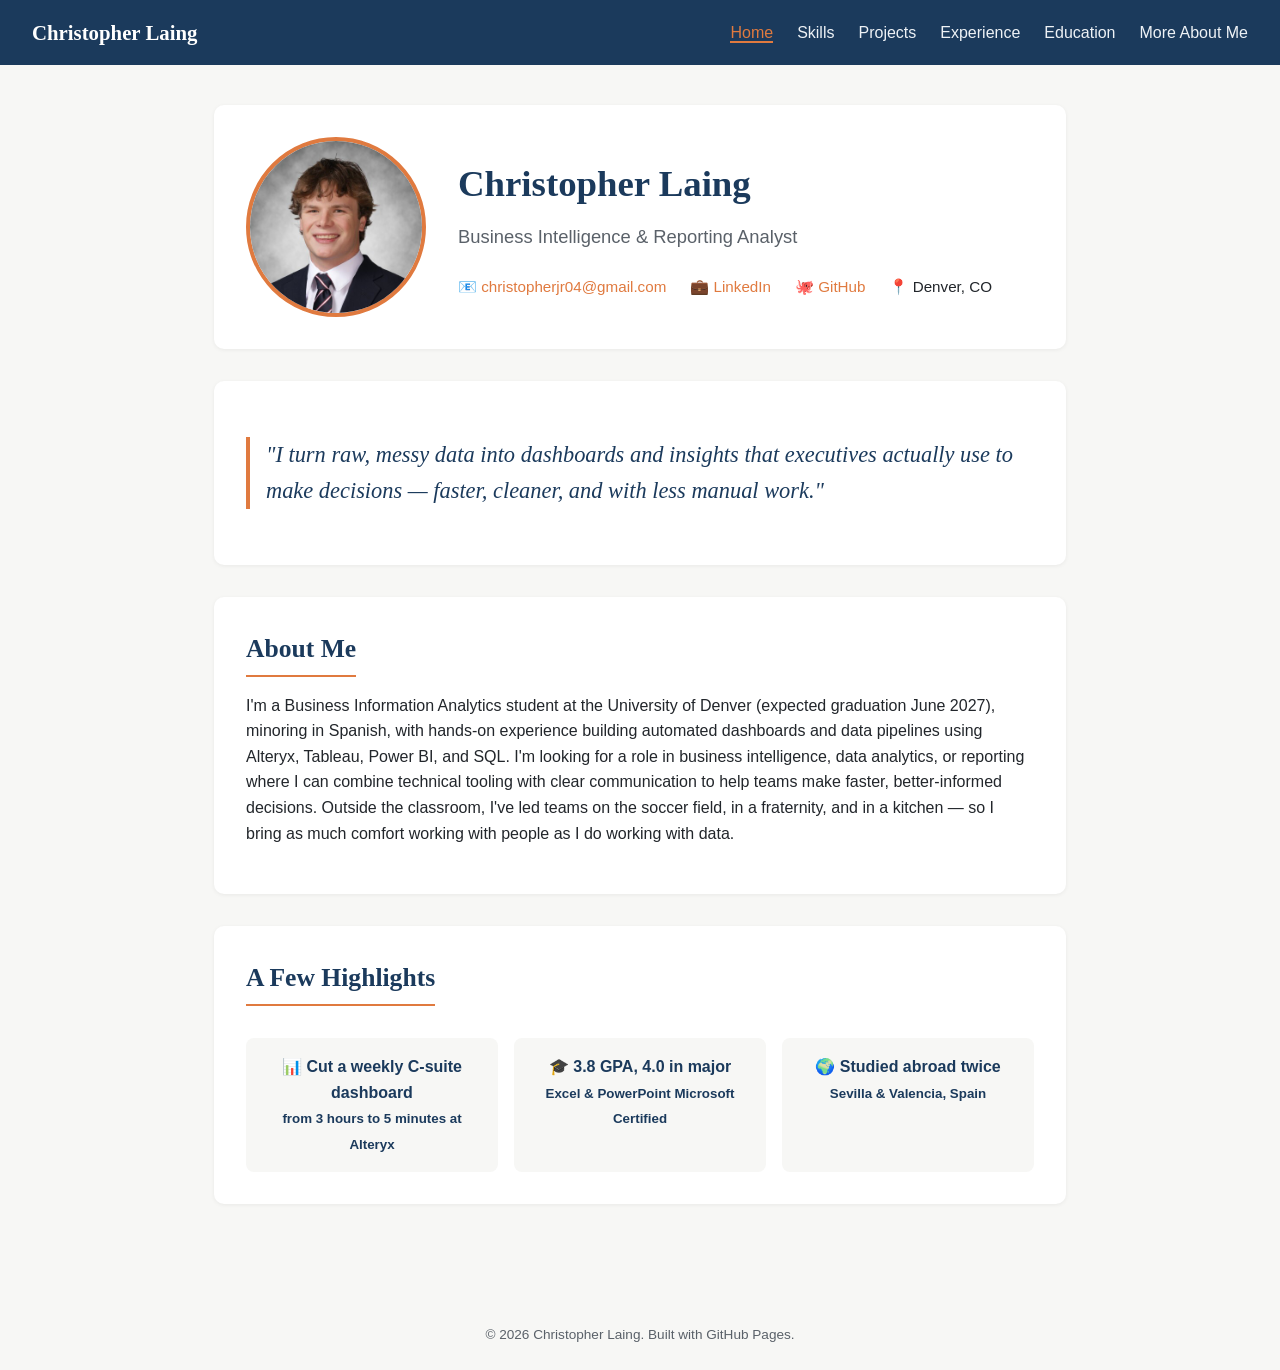
<file: index.html>
<!DOCTYPE html>
<html lang="en">
<head>
  <meta charset="UTF-8">
  <meta name="viewport" content="width=device-width, initial-scale=1.0">
  <title>Christopher Laing | Portfolio</title>
  <link rel="stylesheet" href="style.css">
</head>
<body>

  <nav>
    <div class="brand">Christopher Laing</div>
    <ul>
      <li><a href="index.html" class="active">Home</a></li>
      <li><a href="skills.html">Skills</a></li>
      <li><a href="projects.html">Projects</a></li>
      <li><a href="experience.html">Experience</a></li>
      <li><a href="education.html">Education</a></li>
      <li><a href="about.html">More About Me</a></li>
    </ul>
  </nav>

  <main>

    <section class="hero">
      <img src="images/mugshot.jpg" alt="Photo of Christopher Laing">
      <div>
        <h1>Christopher Laing</h1>
        <p class="subtitle">Business Intelligence & Reporting Analyst</p>
        <div class="contact-row">
          <span>📧 <a href="mailto:christopherjr04@gmail.com">christopherjr04@gmail.com</a></span>
          <span>💼 <a href="https://www.linkedin.com/in/christopherlaingjr/" target="_blank">LinkedIn</a></span>
          <span>🐙 <a href="https://github.com/christopherjr04" target="_blank">GitHub</a></span>
          <span>📍 Denver, CO</span>
        </div>
      </div>
    </section>

    <section>
      <p class="brand-statement">
        "I turn raw, messy data into dashboards and insights that executives actually
        use to make decisions — faster, cleaner, and with less manual work."
      </p>
    </section>

    <section>
      <h2>About Me</h2>
      <p>
        I'm a Business Information Analytics student at the University of Denver
        (expected graduation June 2027), minoring in Spanish, with hands-on experience
        building automated dashboards and data pipelines using Alteryx, Tableau, Power BI,
        and SQL. I'm looking for a role in business intelligence, data analytics, or
        reporting where I can combine technical tooling with clear communication to
        help teams make faster, better-informed decisions. Outside the classroom, I've
        led teams on the soccer field, in a fraternity, and in a kitchen — so I bring
        as much comfort working with people as I do working with data.
      </p>
    </section>

    <section>
      <h2>A Few Highlights</h2>
      <div class="highlights">
        <div class="highlight-card">📊 Cut a weekly C-suite dashboard<br><small>from 3 hours to 5 minutes at Alteryx</small></div>
        <div class="highlight-card">🎓 3.8 GPA, 4.0 in major<br><small>Excel & PowerPoint Microsoft Certified</small></div>
        <div class="highlight-card">🌍 Studied abroad twice<br><small>Sevilla & Valencia, Spain</small></div>
      </div>
    </section>

  </main>

  <footer>
    &copy; 2026 Christopher Laing. Built with GitHub Pages.
  </footer>

</body>
</html>
</file>
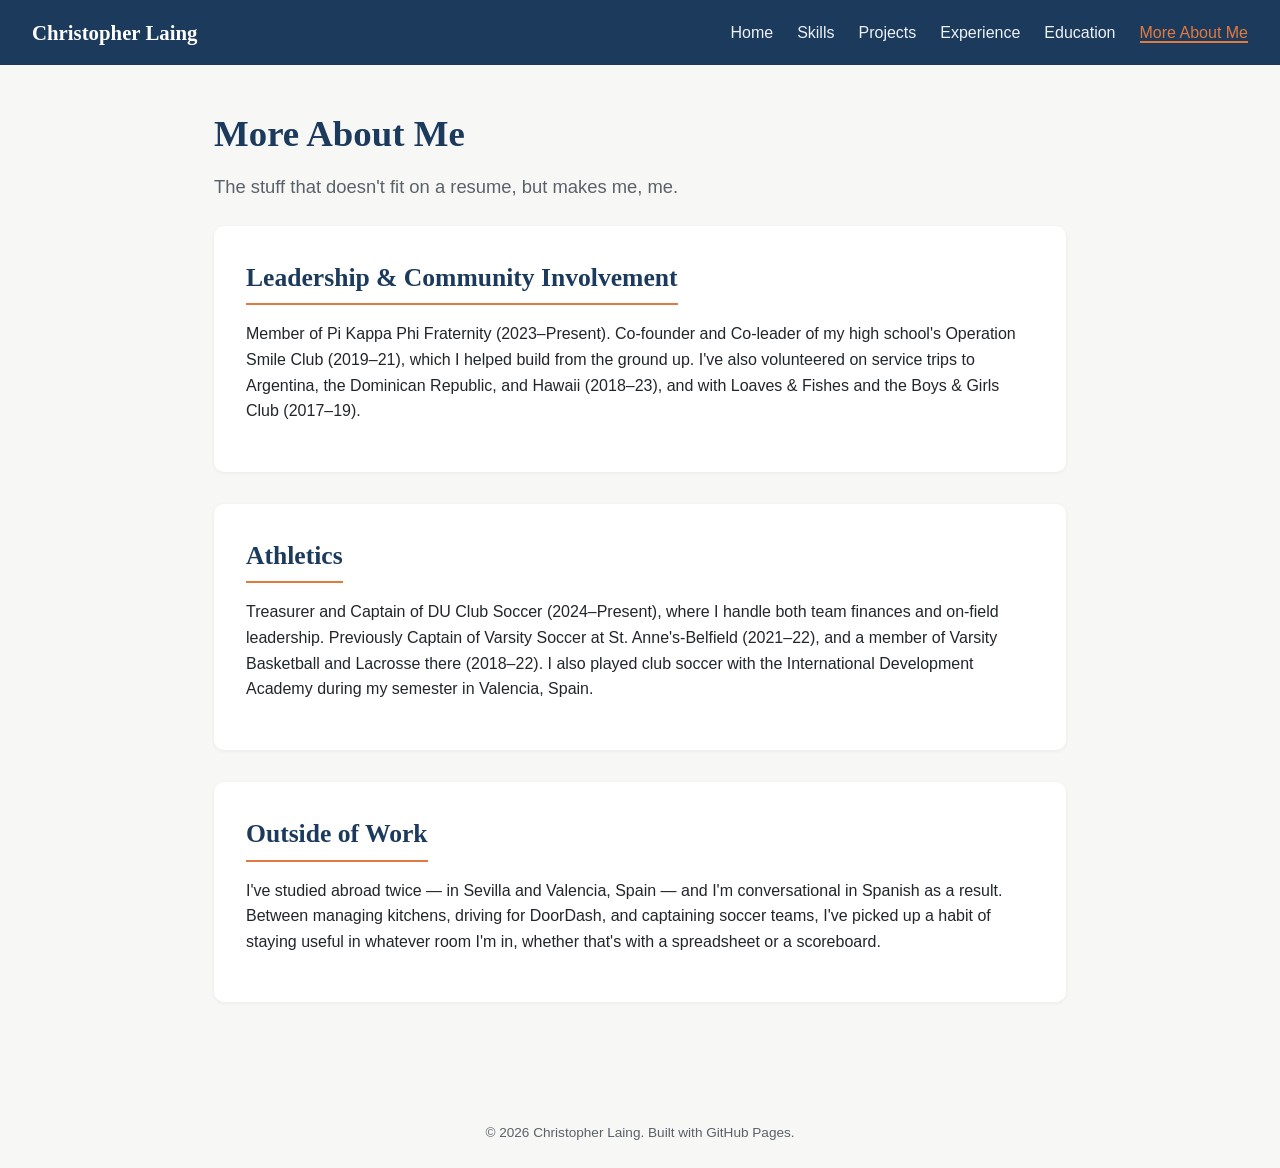
<file: about.html>
<!DOCTYPE html>
<html lang="en">
<head>
  <meta charset="UTF-8">
  <meta name="viewport" content="width=device-width, initial-scale=1.0">
  <title>More About Me | Christopher Laing</title>
  <link rel="stylesheet" href="style.css">
</head>
<body>

  <nav>
    <div class="brand">Christopher Laing</div>
    <ul>
      <li><a href="index.html">Home</a></li>
      <li><a href="skills.html">Skills</a></li>
      <li><a href="projects.html">Projects</a></li>
      <li><a href="experience.html">Experience</a></li>
      <li><a href="education.html">Education</a></li>
      <li><a href="about.html" class="active">More About Me</a></li>
    </ul>
  </nav>

  <main>
    <h1>More About Me</h1>
    <p class="subtitle">The stuff that doesn't fit on a resume, but makes me, me.</p>

    <section>
      <h2>Leadership & Community Involvement</h2>
      <p>
        Member of Pi Kappa Phi Fraternity (2023–Present). Co-founder and Co-leader of
        my high school's Operation Smile Club (2019–21), which I helped build from the
        ground up. I've also volunteered on service trips to Argentina, the Dominican
        Republic, and Hawaii (2018–23), and with Loaves & Fishes and the Boys & Girls
        Club (2017–19).
      </p>
    </section>

    <section>
      <h2>Athletics</h2>
      <p>
        Treasurer and Captain of DU Club Soccer (2024–Present), where I handle both
        team finances and on-field leadership. Previously Captain of Varsity Soccer at
        St. Anne's-Belfield (2021–22), and a member of Varsity Basketball and Lacrosse
        there (2018–22). I also played club soccer with the International Development
        Academy during my semester in Valencia, Spain.
      </p>
    </section>

    <section>
      <h2>Outside of Work</h2>
      <p>
        I've studied abroad twice — in Sevilla and Valencia, Spain — and I'm
        conversational in Spanish as a result. Between managing kitchens, driving for
        DoorDash, and captaining soccer teams, I've picked up a habit of staying
        useful in whatever room I'm in, whether that's with a spreadsheet or a
        scoreboard.
      </p>
    </section>

  </main>

  <footer>
    &copy; 2026 Christopher Laing. Built with GitHub Pages.
  </footer>

</body>
</html>
</file>
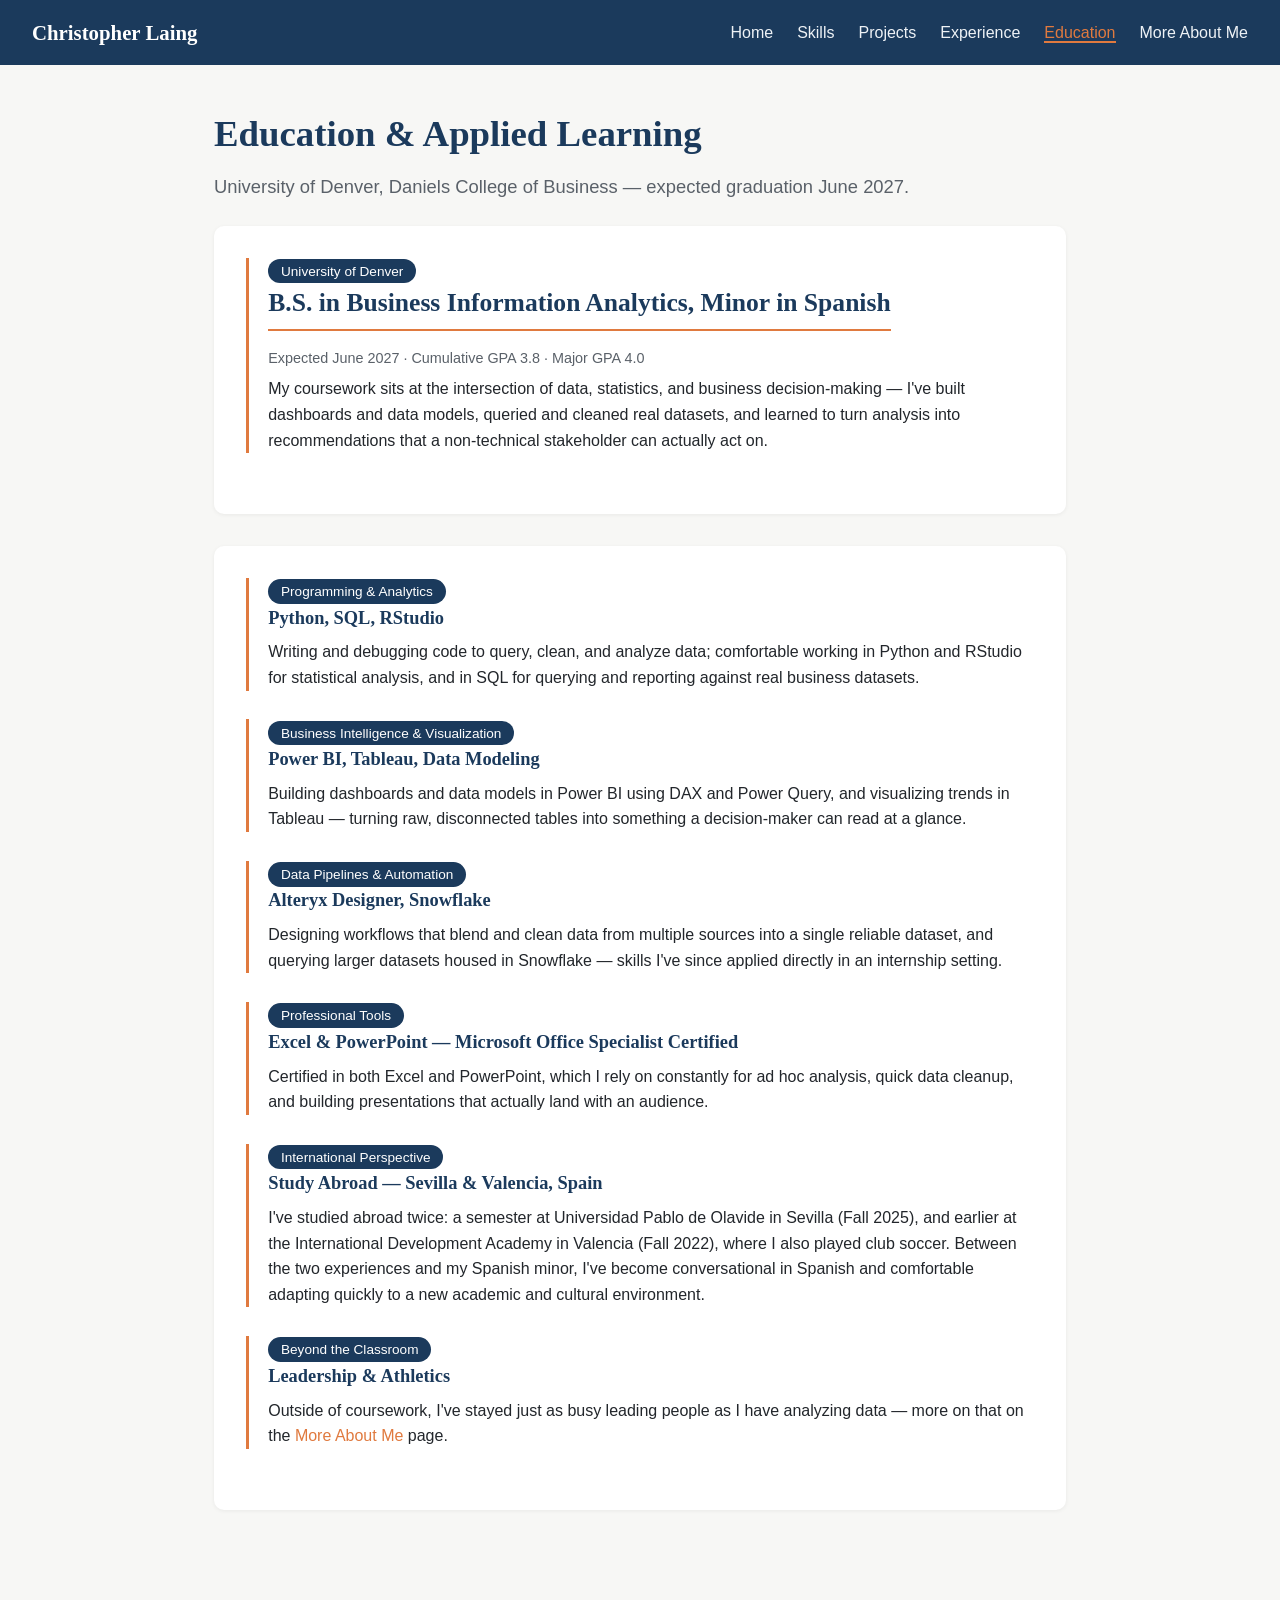
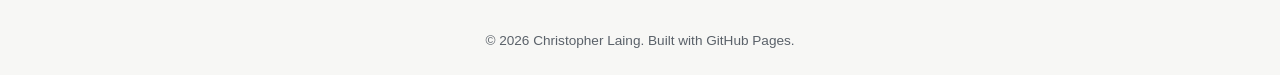
<file: education.html>
<!DOCTYPE html>
<html lang="en">
<head>
  <meta charset="UTF-8">
  <meta name="viewport" content="width=device-width, initial-scale=1.0">
  <title>Education | Christopher Laing</title>
  <link rel="stylesheet" href="style.css">
</head>
<body>

  <nav>
    <div class="brand">Christopher Laing</div>
    <ul>
      <li><a href="index.html">Home</a></li>
      <li><a href="skills.html">Skills</a></li>
      <li><a href="projects.html">Projects</a></li>
      <li><a href="experience.html">Experience</a></li>
      <li><a href="education.html" class="active">Education</a></li>
      <li><a href="about.html">More About Me</a></li>
    </ul>
  </nav>

  <main>
    <h1>Education & Applied Learning</h1>
    <p class="subtitle">University of Denver, Daniels College of Business — expected graduation June 2027.</p>

    <section>
      <div class="timeline-item">
        <span class="tag">University of Denver</span>
        <h2>B.S. in Business Information Analytics, Minor in Spanish</h2>
        <div class="meta">Expected June 2027 · Cumulative GPA 3.8 · Major GPA 4.0</div>
        <p>
          My coursework sits at the intersection of data, statistics, and business
          decision-making — I've built dashboards and data models, queried and
          cleaned real datasets, and learned to turn analysis into recommendations
          that a non-technical stakeholder can actually act on.
        </p>
      </div>
    </section>

    <section>
      <div class="timeline-item">
        <span class="tag">Programming & Analytics</span>
        <h3>Python, SQL, RStudio</h3>
        <p>
          Writing and debugging code to query, clean, and analyze data; comfortable
          working in Python and RStudio for statistical analysis, and in SQL for
          querying and reporting against real business datasets.
        </p>
      </div>

      <div class="timeline-item">
        <span class="tag">Business Intelligence & Visualization</span>
        <h3>Power BI, Tableau, Data Modeling</h3>
        <p>
          Building dashboards and data models in Power BI using DAX and Power Query,
          and visualizing trends in Tableau — turning raw, disconnected tables into
          something a decision-maker can read at a glance.
        </p>
      </div>

      <div class="timeline-item">
        <span class="tag">Data Pipelines & Automation</span>
        <h3>Alteryx Designer, Snowflake</h3>
        <p>
          Designing workflows that blend and clean data from multiple sources into a
          single reliable dataset, and querying larger datasets housed in Snowflake —
          skills I've since applied directly in an internship setting.
        </p>
      </div>

      <div class="timeline-item">
        <span class="tag">Professional Tools</span>
        <h3>Excel & PowerPoint — Microsoft Office Specialist Certified</h3>
        <p>
          Certified in both Excel and PowerPoint, which I rely on constantly for
          ad hoc analysis, quick data cleanup, and building presentations that
          actually land with an audience.
        </p>
      </div>

      <div class="timeline-item">
        <span class="tag">International Perspective</span>
        <h3>Study Abroad — Sevilla & Valencia, Spain</h3>
        <p>
          I've studied abroad twice: a semester at Universidad Pablo de Olavide in
          Sevilla (Fall 2025), and earlier at the International Development Academy
          in Valencia (Fall 2022), where I also played club soccer. Between the two
          experiences and my Spanish minor, I've become conversational in Spanish and
          comfortable adapting quickly to a new academic and cultural environment.
        </p>
      </div>

      <div class="timeline-item">
        <span class="tag">Beyond the Classroom</span>
        <h3>Leadership & Athletics</h3>
        <p>
          Outside of coursework, I've stayed just as busy leading people as I have
          analyzing data — more on that on the
          <a href="about.html">More About Me</a> page.
        </p>
      </div>
    </section>

  </main>

  <footer>
    &copy; 2026 Christopher Laing. Built with GitHub Pages.
  </footer>

</body>
</html>
</file>
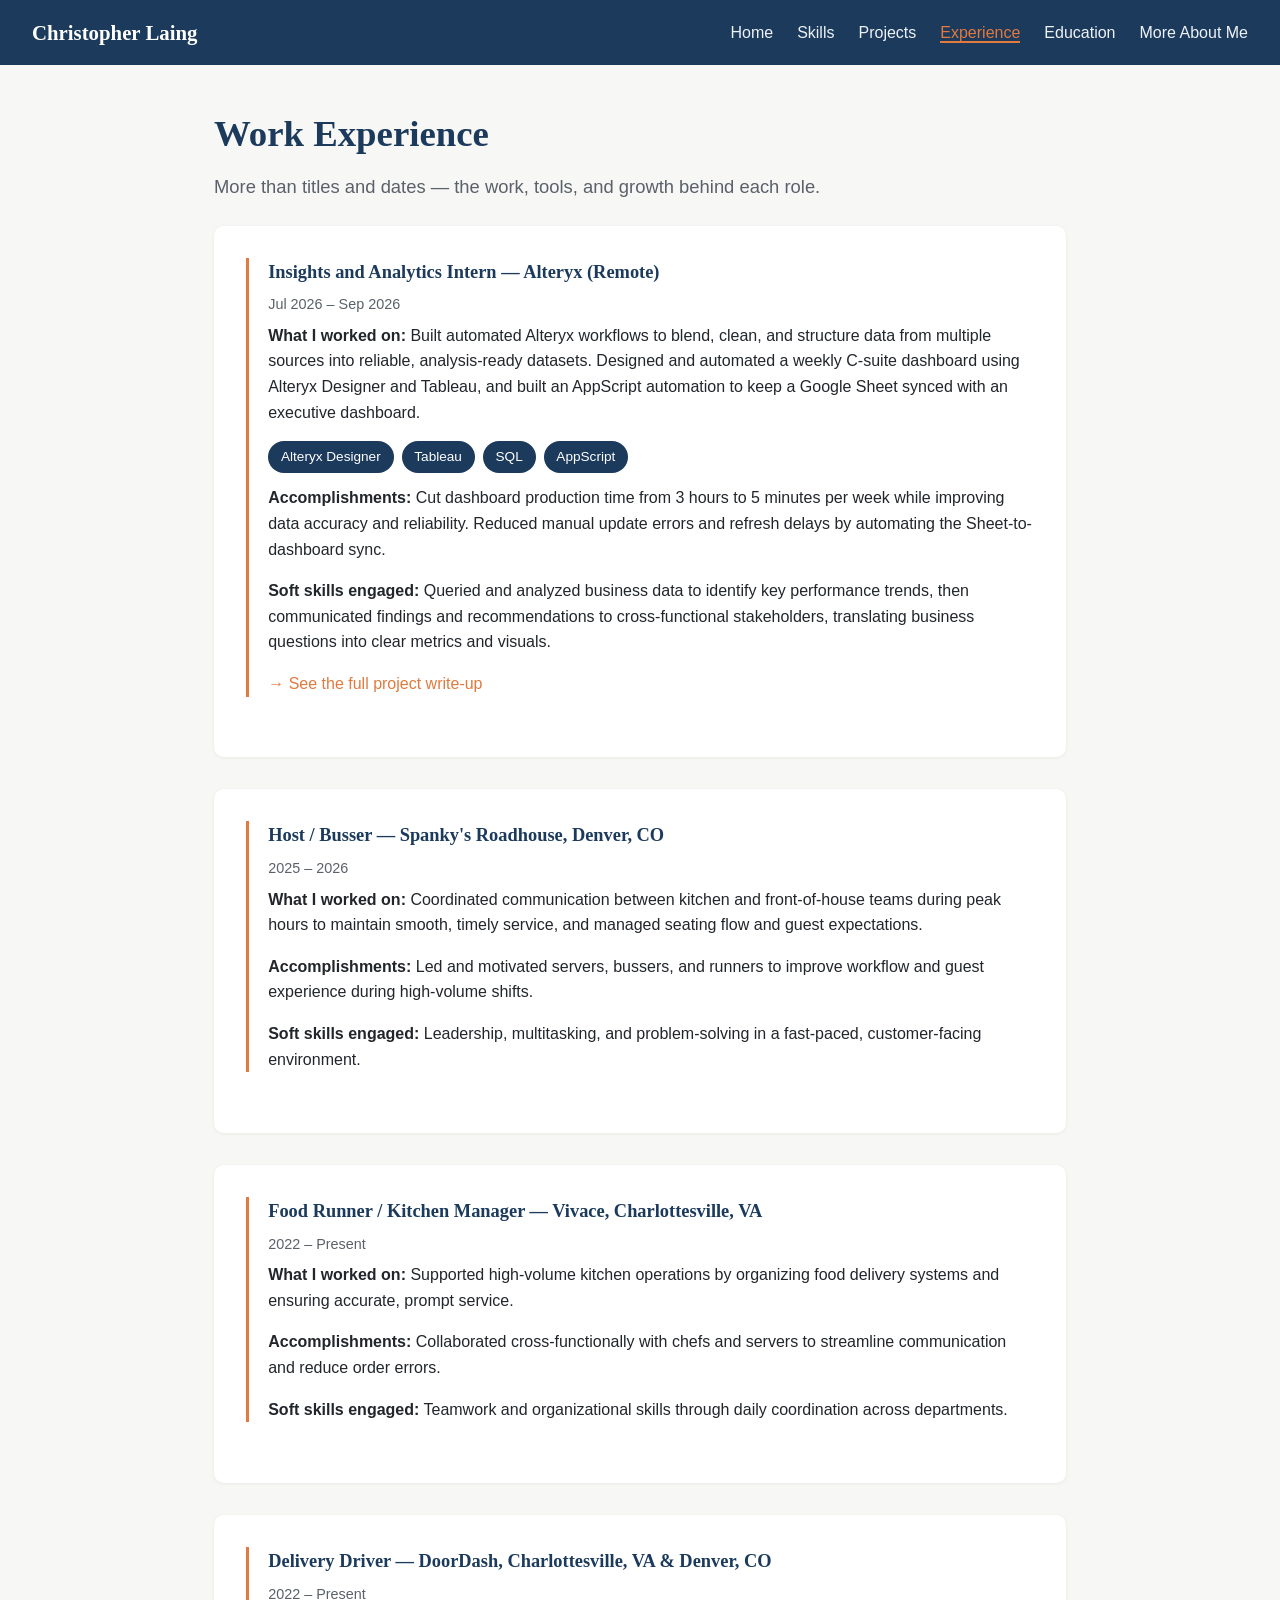
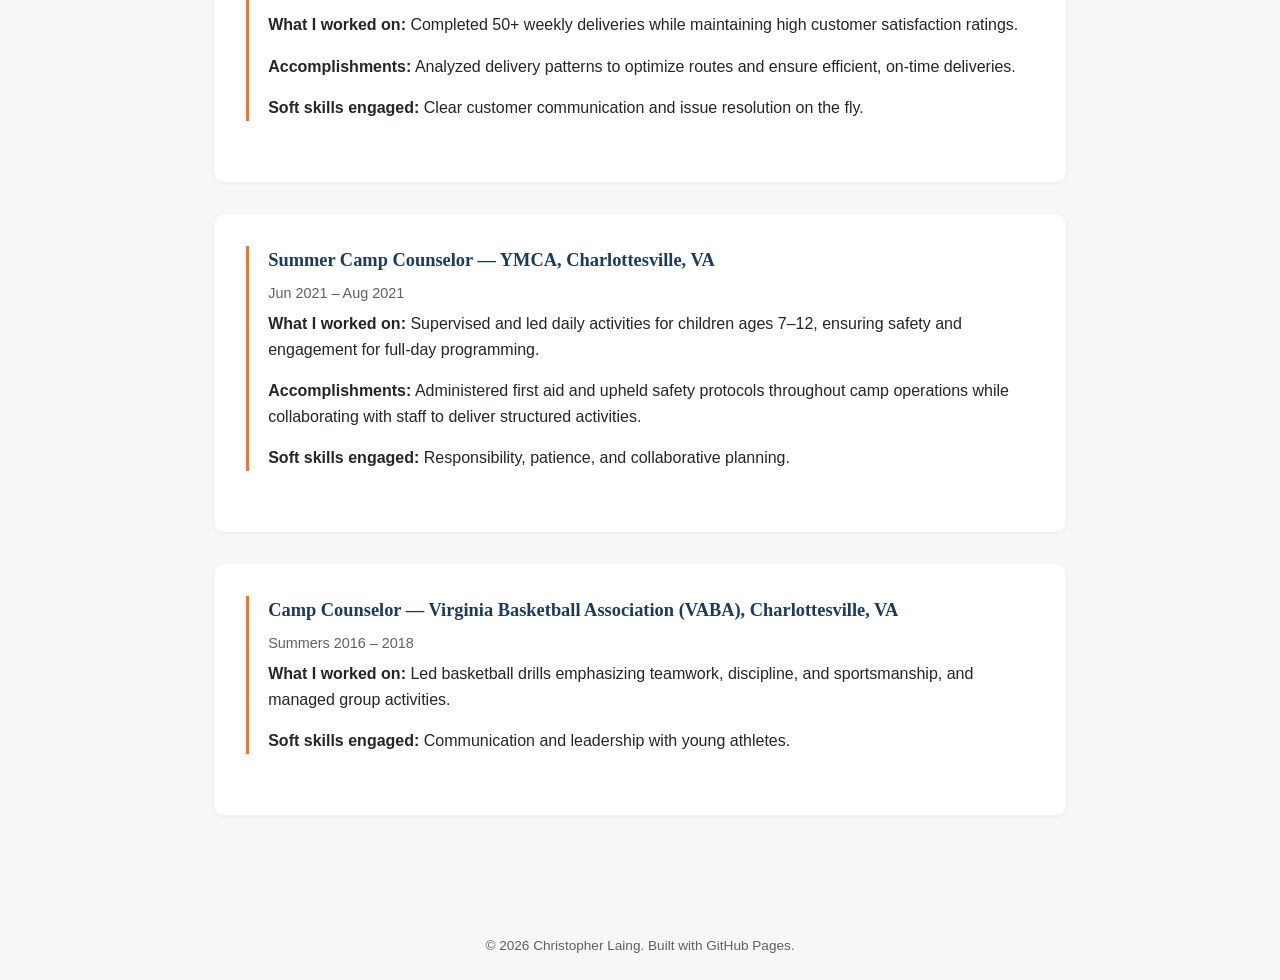
<file: experience.html>
<!DOCTYPE html>
<html lang="en">
<head>
  <meta charset="UTF-8">
  <meta name="viewport" content="width=device-width, initial-scale=1.0">
  <title>Work Experience | Christopher Laing</title>
  <link rel="stylesheet" href="style.css">
</head>
<body>

  <nav>
    <div class="brand">Christopher Laing</div>
    <ul>
      <li><a href="index.html">Home</a></li>
      <li><a href="skills.html">Skills</a></li>
      <li><a href="projects.html">Projects</a></li>
      <li><a href="experience.html" class="active">Experience</a></li>
      <li><a href="education.html">Education</a></li>
      <li><a href="about.html">More About Me</a></li>
    </ul>
  </nav>

  <main>
    <h1>Work Experience</h1>
    <p class="subtitle">More than titles and dates — the work, tools, and growth behind each role.</p>

    <section>
      <div class="timeline-item">
        <h3>Insights and Analytics Intern — Alteryx (Remote)</h3>
        <div class="meta">Jul 2026 – Sep 2026</div>

        <p><strong>What I worked on:</strong> Built automated Alteryx workflows to blend,
        clean, and structure data from multiple sources into reliable, analysis-ready
        datasets. Designed and automated a weekly C-suite dashboard using Alteryx
        Designer and Tableau, and built an AppScript automation to keep a Google Sheet
        synced with an executive dashboard.</p>

        <div class="tag-row">
          <span class="tag">Alteryx Designer</span>
          <span class="tag">Tableau</span>
          <span class="tag">SQL</span>
          <span class="tag">AppScript</span>
        </div>

        <p><strong>Accomplishments:</strong> Cut dashboard production time from 3 hours
        to 5 minutes per week while improving data accuracy and reliability. Reduced
        manual update errors and refresh delays by automating the Sheet-to-dashboard
        sync.</p>

        <p><strong>Soft skills engaged:</strong> Queried and analyzed business data to
        identify key performance trends, then communicated findings and recommendations
        to cross-functional stakeholders, translating business questions into clear
        metrics and visuals.</p>

        <p><a href="projects.html">→ See the full project write-up</a></p>
      </div>
    </section>

    <section>
      <div class="timeline-item">
        <h3>Host / Busser — Spanky's Roadhouse, Denver, CO</h3>
        <div class="meta">2025 – 2026</div>
        <p><strong>What I worked on:</strong> Coordinated communication between kitchen
        and front-of-house teams during peak hours to maintain smooth, timely service,
        and managed seating flow and guest expectations.</p>
        <p><strong>Accomplishments:</strong> Led and motivated servers, bussers, and
        runners to improve workflow and guest experience during high-volume shifts.</p>
        <p><strong>Soft skills engaged:</strong> Leadership, multitasking, and
        problem-solving in a fast-paced, customer-facing environment.</p>
      </div>
    </section>

    <section>
      <div class="timeline-item">
        <h3>Food Runner / Kitchen Manager — Vivace, Charlottesville, VA</h3>
        <div class="meta">2022 – Present</div>
        <p><strong>What I worked on:</strong> Supported high-volume kitchen operations
        by organizing food delivery systems and ensuring accurate, prompt service.</p>
        <p><strong>Accomplishments:</strong> Collaborated cross-functionally with chefs
        and servers to streamline communication and reduce order errors.</p>
        <p><strong>Soft skills engaged:</strong> Teamwork and organizational skills
        through daily coordination across departments.</p>
      </div>
    </section>

    <section>
      <div class="timeline-item">
        <h3>Delivery Driver — DoorDash, Charlottesville, VA & Denver, CO</h3>
        <div class="meta">2022 – Present</div>
        <p><strong>What I worked on:</strong> Completed 50+ weekly deliveries while
        maintaining high customer satisfaction ratings.</p>
        <p><strong>Accomplishments:</strong> Analyzed delivery patterns to optimize
        routes and ensure efficient, on-time deliveries.</p>
        <p><strong>Soft skills engaged:</strong> Clear customer communication and
        issue resolution on the fly.</p>
      </div>
    </section>

    <section>
      <div class="timeline-item">
        <h3>Summer Camp Counselor — YMCA, Charlottesville, VA</h3>
        <div class="meta">Jun 2021 – Aug 2021</div>
        <p><strong>What I worked on:</strong> Supervised and led daily activities for
        children ages 7–12, ensuring safety and engagement for full-day programming.</p>
        <p><strong>Accomplishments:</strong> Administered first aid and upheld safety
        protocols throughout camp operations while collaborating with staff to deliver
        structured activities.</p>
        <p><strong>Soft skills engaged:</strong> Responsibility, patience, and
        collaborative planning.</p>
      </div>
    </section>

    <section>
      <div class="timeline-item">
        <h3>Camp Counselor — Virginia Basketball Association (VABA), Charlottesville, VA</h3>
        <div class="meta">Summers 2016 – 2018</div>
        <p><strong>What I worked on:</strong> Led basketball drills emphasizing
        teamwork, discipline, and sportsmanship, and managed group activities.</p>
        <p><strong>Soft skills engaged:</strong> Communication and leadership with
        young athletes.</p>
      </div>
    </section>

  </main>

  <footer>
    &copy; 2026 Christopher Laing. Built with GitHub Pages.
  </footer>

</body>
</html>
</file>
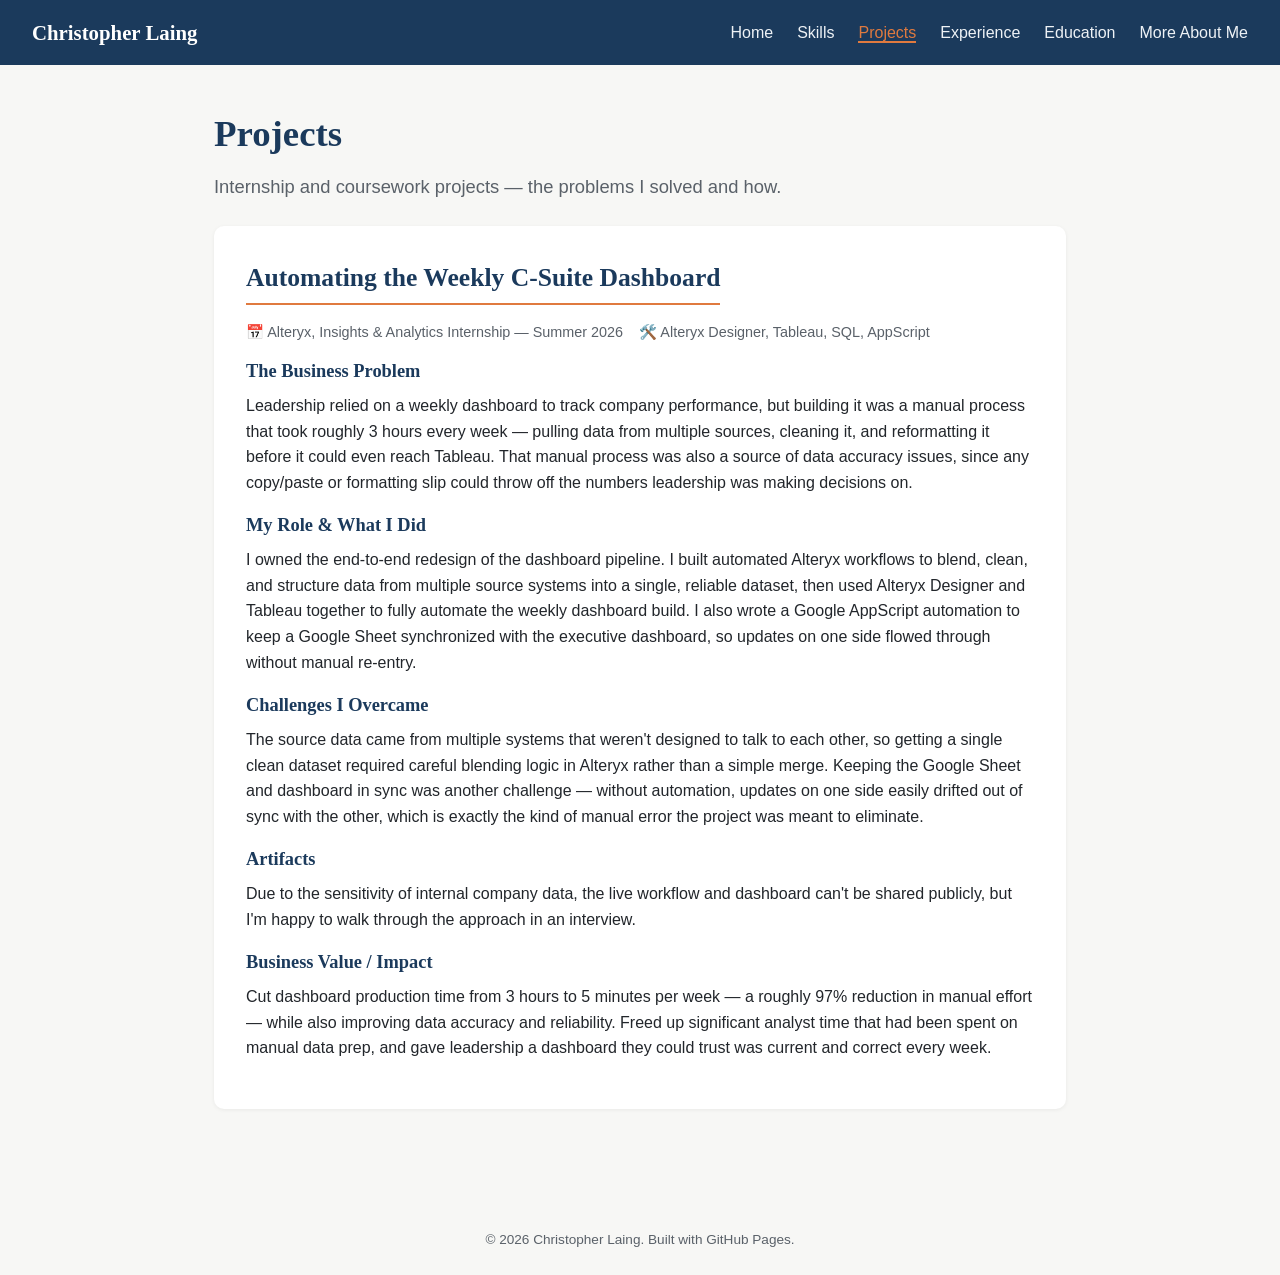
<file: projects.html>
<!DOCTYPE html>
<html lang="en">
<head>
  <meta charset="UTF-8">
  <meta name="viewport" content="width=device-width, initial-scale=1.0">
  <title>Projects | Christopher Laing</title>
  <link rel="stylesheet" href="style.css">
</head>
<body>

  <nav>
    <div class="brand">Christopher Laing</div>
    <ul>
      <li><a href="index.html">Home</a></li>
      <li><a href="skills.html">Skills</a></li>
      <li><a href="projects.html" class="active">Projects</a></li>
      <li><a href="experience.html">Experience</a></li>
      <li><a href="education.html">Education</a></li>
      <li><a href="about.html">More About Me</a></li>
    </ul>
  </nav>

  <main>
    <h1>Projects</h1>
    <p class="subtitle">Internship and coursework projects — the problems I solved and how.</p>

    <section class="project-card">
      <h2>Automating the Weekly C-Suite Dashboard</h2>
      <div class="project-meta">
        <span>📅 Alteryx, Insights & Analytics Internship — Summer 2026</span>
        <span>🛠️ Alteryx Designer, Tableau, SQL, AppScript</span>
      </div>

      <h3>The Business Problem</h3>
      <p>
        Leadership relied on a weekly dashboard to track company performance, but
        building it was a manual process that took roughly 3 hours every week —
        pulling data from multiple sources, cleaning it, and reformatting it before it
        could even reach Tableau. That manual process was also a source of data
        accuracy issues, since any copy/paste or formatting slip could throw off the
        numbers leadership was making decisions on.
      </p>

      <h3>My Role & What I Did</h3>
      <p>
        I owned the end-to-end redesign of the dashboard pipeline. I built automated
        Alteryx workflows to blend, clean, and structure data from multiple source
        systems into a single, reliable dataset, then used Alteryx Designer and
        Tableau together to fully automate the weekly dashboard build. I also wrote a
        Google AppScript automation to keep a Google Sheet synchronized with the
        executive dashboard, so updates on one side flowed through without manual
        re-entry.
      </p>

      <h3>Challenges I Overcame</h3>
      <p>
        The source data came from multiple systems that weren't designed to talk to
        each other, so getting a single clean dataset required careful blending logic
        in Alteryx rather than a simple merge. Keeping the Google Sheet and dashboard
        in sync was another challenge — without automation, updates on one side easily
        drifted out of sync with the other, which is exactly the kind of manual error
        the project was meant to eliminate.
      </p>

      <h3>Artifacts</h3>
      <p>
        Due to the sensitivity of internal company data, the live workflow and
        dashboard can't be shared publicly, but I'm happy to walk through the
        approach in an interview.
      </p>

      <h3>Business Value / Impact</h3>
      <p>
        Cut dashboard production time from 3 hours to 5 minutes per week — a roughly
        97% reduction in manual effort — while also improving data accuracy and
        reliability. Freed up significant analyst time that had been spent on manual
        data prep, and gave leadership a dashboard they could trust was current and
        correct every week.
      </p>
    </section>



  </main>

  <footer>
    &copy; 2026 Christopher Laing. Built with GitHub Pages.
  </footer>

</body>
</html>
</file>
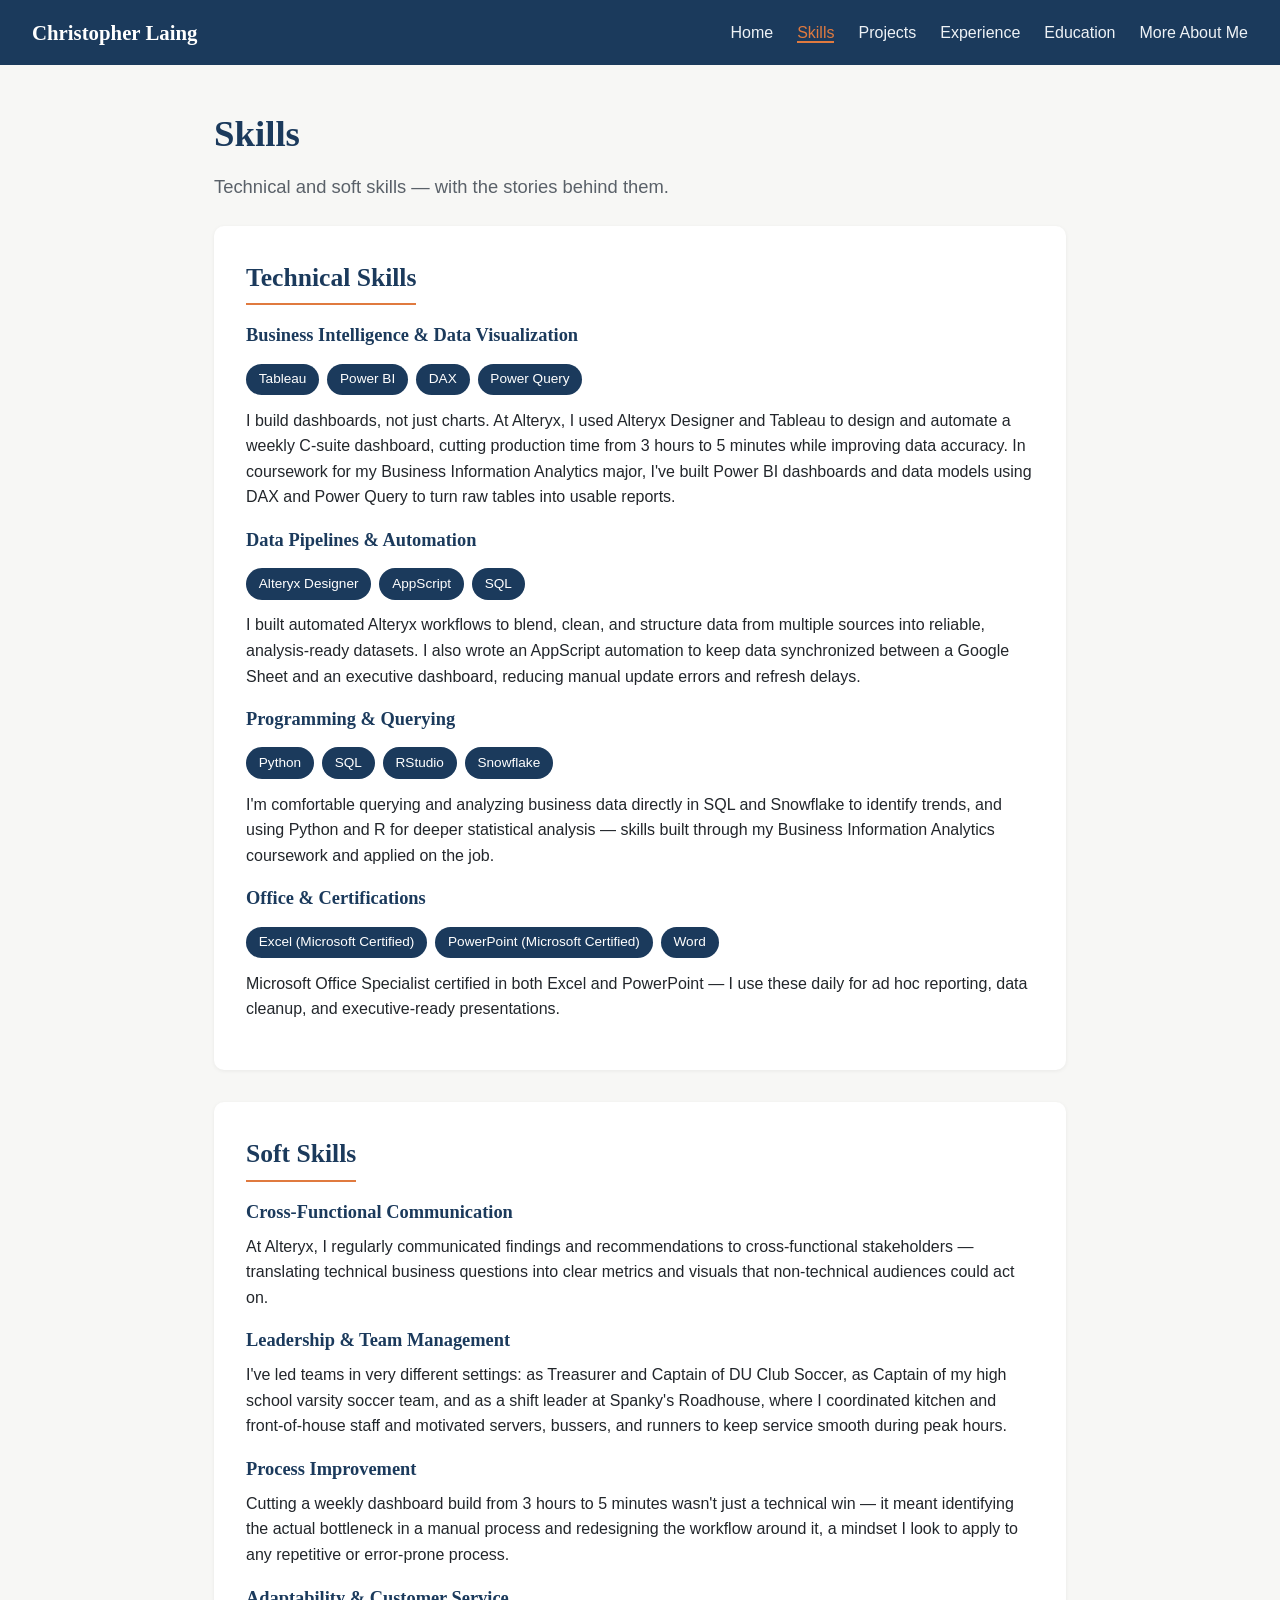
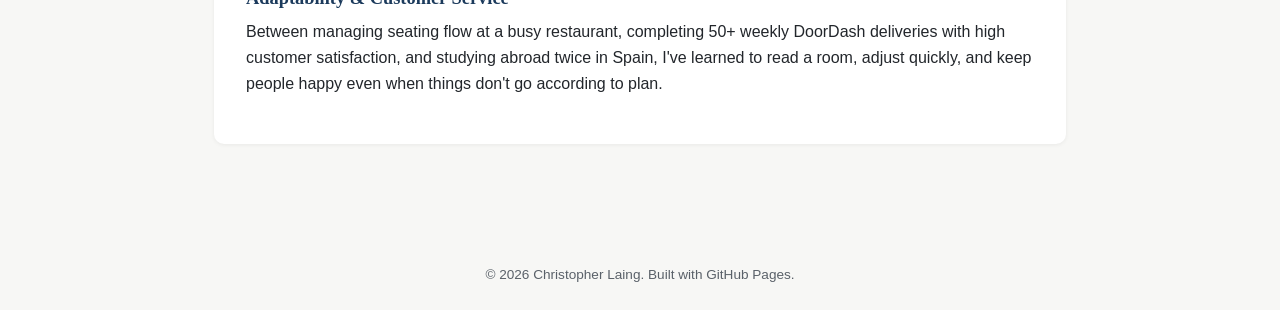
<file: skills.html>
<!DOCTYPE html>
<html lang="en">
<head>
  <meta charset="UTF-8">
  <meta name="viewport" content="width=device-width, initial-scale=1.0">
  <title>Skills | Christopher Laing</title>
  <link rel="stylesheet" href="style.css">
</head>
<body>

  <nav>
    <div class="brand">Christopher Laing</div>
    <ul>
      <li><a href="index.html">Home</a></li>
      <li><a href="skills.html" class="active">Skills</a></li>
      <li><a href="projects.html">Projects</a></li>
      <li><a href="experience.html">Experience</a></li>
      <li><a href="education.html">Education</a></li>
      <li><a href="about.html">More About Me</a></li>
    </ul>
  </nav>

  <main>
    <h1>Skills</h1>
    <p class="subtitle">Technical and soft skills — with the stories behind them.</p>

    <section>
      <h2>Technical Skills</h2>

      <h3>Business Intelligence & Data Visualization</h3>
      <div class="tag-row">
        <span class="tag">Tableau</span>
        <span class="tag">Power BI</span>
        <span class="tag">DAX</span>
        <span class="tag">Power Query</span>
      </div>
      <p>
        I build dashboards, not just charts. At Alteryx, I used Alteryx Designer and
        Tableau to design and automate a weekly C-suite dashboard, cutting production
        time from 3 hours to 5 minutes while improving data accuracy. In coursework for
        my Business Information Analytics major, I've built Power BI dashboards and
        data models using DAX and Power Query to turn raw tables into usable reports.
      </p>

      <h3>Data Pipelines & Automation</h3>
      <div class="tag-row">
        <span class="tag">Alteryx Designer</span>
        <span class="tag">AppScript</span>
        <span class="tag">SQL</span>
      </div>
      <p>
        I built automated Alteryx workflows to blend, clean, and structure data from
        multiple sources into reliable, analysis-ready datasets. I also wrote an
        AppScript automation to keep data synchronized between a Google Sheet and an
        executive dashboard, reducing manual update errors and refresh delays.
      </p>

      <h3>Programming & Querying</h3>
      <div class="tag-row">
        <span class="tag">Python</span>
        <span class="tag">SQL</span>
        <span class="tag">RStudio</span>
        <span class="tag">Snowflake</span>
      </div>
      <p>
        I'm comfortable querying and analyzing business data directly in SQL and
        Snowflake to identify trends, and using Python and R for deeper statistical
        analysis — skills built through my Business Information Analytics coursework
        and applied on the job.
      </p>

      <h3>Office & Certifications</h3>
      <div class="tag-row">
        <span class="tag">Excel (Microsoft Certified)</span>
        <span class="tag">PowerPoint (Microsoft Certified)</span>
        <span class="tag">Word</span>
      </div>
      <p>
        Microsoft Office Specialist certified in both Excel and PowerPoint — I use
        these daily for ad hoc reporting, data cleanup, and executive-ready presentations.
      </p>
    </section>

    <section>
      <h2>Soft Skills</h2>

      <h3>Cross-Functional Communication</h3>
      <p>
        At Alteryx, I regularly communicated findings and recommendations to
        cross-functional stakeholders — translating technical business questions into
        clear metrics and visuals that non-technical audiences could act on.
      </p>

      <h3>Leadership & Team Management</h3>
      <p>
        I've led teams in very different settings: as Treasurer and Captain of DU Club
        Soccer, as Captain of my high school varsity soccer team, and as a shift leader
        at Spanky's Roadhouse, where I coordinated kitchen and front-of-house staff and
        motivated servers, bussers, and runners to keep service smooth during peak hours.
      </p>

      <h3>Process Improvement</h3>
      <p>
        Cutting a weekly dashboard build from 3 hours to 5 minutes wasn't just a
        technical win — it meant identifying the actual bottleneck in a manual process
        and redesigning the workflow around it, a mindset I look to apply to any
        repetitive or error-prone process.
      </p>

      <h3>Adaptability & Customer Service</h3>
      <p>
        Between managing seating flow at a busy restaurant, completing 50+ weekly
        DoorDash deliveries with high customer satisfaction, and studying abroad twice
        in Spain, I've learned to read a room, adjust quickly, and keep people happy
        even when things don't go according to plan.
      </p>
    </section>

  </main>

  <footer>
    &copy; 2026 Christopher Laing. Built with GitHub Pages.
  </footer>

</body>
</html>
</file>
<file: style.css>
:root {
  --color-primary: #1b3a5c;
  --color-accent: #e07a3f;
  --color-bg: #f7f7f5;
  --color-card: #ffffff;
  --color-text: #22262b;
  --color-text-light: #5a6169;
  --font-heading: "Georgia", "Times New Roman", serif;
  --font-body: "Helvetica Neue", Arial, sans-serif;
}

* { box-sizing: border-box; margin: 0; padding: 0; }

body {
  font-family: var(--font-body);
  color: var(--color-text);
  background: var(--color-bg);
  line-height: 1.6;
}

a { color: var(--color-accent); text-decoration: none; }
a:hover { text-decoration: underline; }

nav {
  background: var(--color-primary);
  padding: 1rem 2rem;
  display: flex;
  justify-content: space-between;
  align-items: center;
  flex-wrap: wrap;
}

nav .brand {
  color: #fff;
  font-family: var(--font-heading);
  font-size: 1.3rem;
  font-weight: bold;
}

nav ul {
  list-style: none;
  display: flex;
  gap: 1.5rem;
  flex-wrap: wrap;
}

nav ul li a {
  color: #eef2f6;
  font-weight: 500;
}

nav ul li a.active {
  color: var(--color-accent);
  border-bottom: 2px solid var(--color-accent);
}

main {
  max-width: 900px;
  margin: 0 auto;
  padding: 2.5rem 1.5rem 4rem;
}

section {
  background: var(--color-card);
  border-radius: 10px;
  padding: 2rem;
  margin-bottom: 2rem;
  box-shadow: 0 1px 4px rgba(0,0,0,0.06);
}

h1, h2, h3 {
  font-family: var(--font-heading);
  color: var(--color-primary);
}

h1 { font-size: 2.3rem; margin-bottom: 0.5rem; }
h2 { font-size: 1.6rem; margin-bottom: 1rem; border-bottom: 2px solid var(--color-accent); padding-bottom: 0.3rem; display: inline-block; }
h3 { font-size: 1.15rem; margin-bottom: 0.4rem; }

p { margin-bottom: 1rem; color: var(--color-text); }

.subtitle {
  color: var(--color-text-light);
  font-size: 1.15rem;
  margin-bottom: 1.5rem;
}

.hero {
  display: flex;
  gap: 2rem;
  align-items: center;
  flex-wrap: wrap;
}

.hero img {
  width: 180px;
  height: 180px;
  border-radius: 50%;
  object-fit: cover;
  border: 4px solid var(--color-accent);
}

.brand-statement {
  font-family: var(--font-heading);
  font-size: 1.4rem;
  font-style: italic;
  color: var(--color-primary);
  border-left: 4px solid var(--color-accent);
  padding-left: 1rem;
  margin: 1.5rem 0;
}

.highlights {
  display: grid;
  grid-template-columns: repeat(auto-fit, minmax(200px, 1fr));
  gap: 1rem;
  margin-top: 1rem;
}

.highlight-card {
  background: var(--color-bg);
  border-radius: 8px;
  padding: 1rem;
  text-align: center;
  font-weight: 600;
  color: var(--color-primary);
}

.contact-row {
  display: flex;
  gap: 1.5rem;
  flex-wrap: wrap;
  margin-top: 1rem;
  font-size: 0.95rem;
}

.tag-row {
  display: flex;
  flex-wrap: wrap;
  gap: 0.5rem;
  margin: 0.8rem 0;
}

.tag {
  background: var(--color-primary);
  color: #fff;
  padding: 0.3rem 0.8rem;
  border-radius: 999px;
  font-size: 0.85rem;
}

.project-card img {
  width: 100%;
  border-radius: 8px;
  margin: 1rem 0;
}

.project-meta {
  display: flex;
  gap: 1rem;
  flex-wrap: wrap;
  font-size: 0.9rem;
  color: var(--color-text-light);
  margin-bottom: 0.8rem;
}

.btn {
  display: inline-block;
  background: var(--color-accent);
  color: #fff;
  padding: 0.5rem 1.1rem;
  border-radius: 6px;
  font-weight: 600;
  margin-top: 0.5rem;
}
.btn:hover { opacity: 0.9; text-decoration: none; }

.timeline-item {
  border-left: 3px solid var(--color-accent);
  padding-left: 1.2rem;
  margin-bottom: 1.8rem;
}

.timeline-item .meta {
  color: var(--color-text-light);
  font-size: 0.9rem;
  margin-bottom: 0.4rem;
}

footer {
  text-align: center;
  padding: 1.5rem;
  color: var(--color-text-light);
  font-size: 0.85rem;
}
</file>
